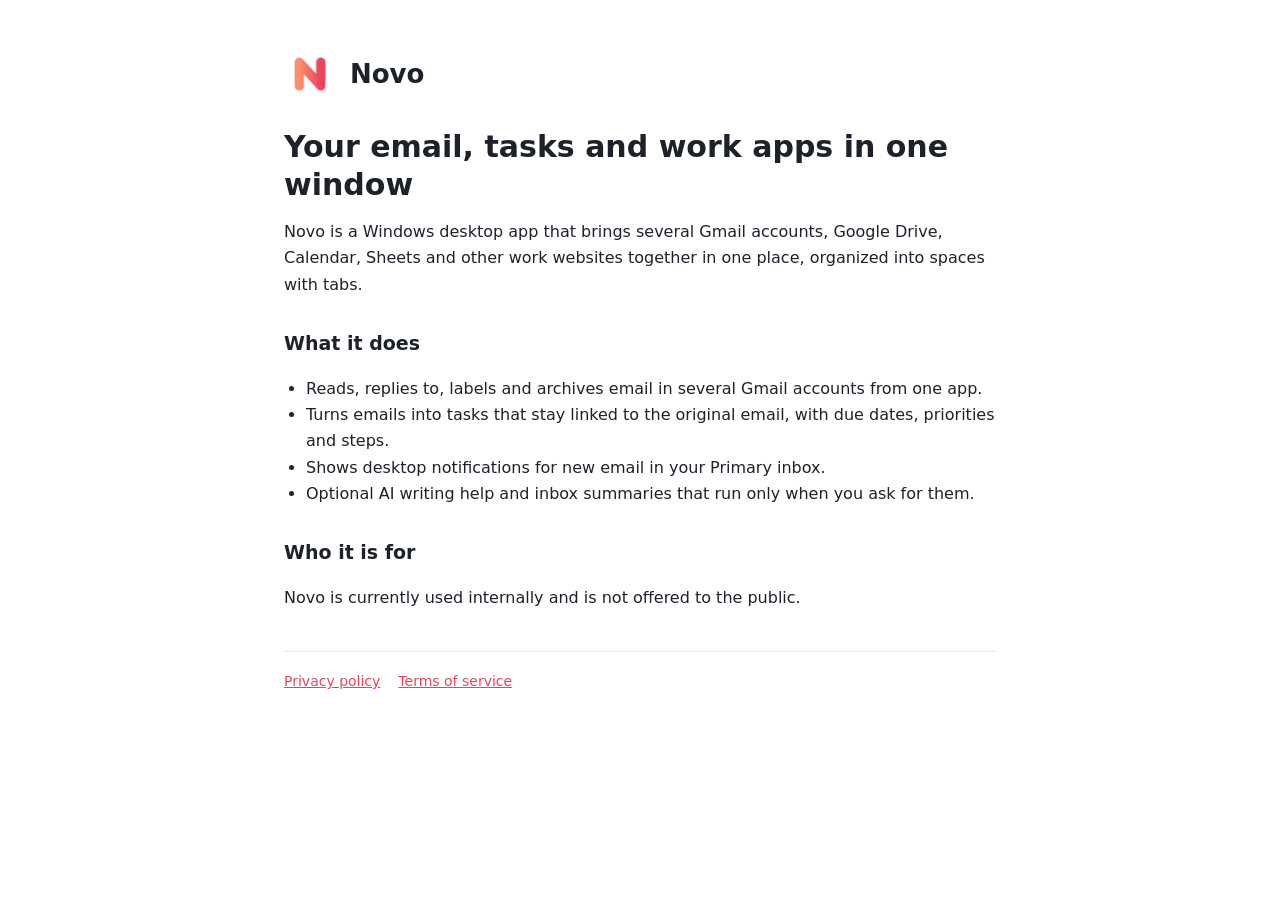
<file: index.html>
<!doctype html>
<html lang="en">
<head>
<meta charset="utf-8">
<meta name="viewport" content="width=device-width, initial-scale=1">
<title>Novo: email, tasks and apps in one window</title>
<link rel="icon" href="novo-icon.png">
<link rel="stylesheet" href="style.css">
</head>
<body>
<main>
  <header><img src="novo-icon.png" alt=""><a href="./">Novo</a></header>
  <h1>Your email, tasks and work apps in one window</h1>
  <p>Novo is a Windows desktop app that brings several Gmail accounts, Google Drive, Calendar, Sheets and other work websites together in one place, organized into spaces with tabs.</p>
  <h2>What it does</h2>
  <ul>
    <li>Reads, replies to, labels and archives email in several Gmail accounts from one app.</li>
    <li>Turns emails into tasks that stay linked to the original email, with due dates, priorities and steps.</li>
    <li>Shows desktop notifications for new email in your Primary inbox.</li>
    <li>Optional AI writing help and inbox summaries that run only when you ask for them.</li>
  </ul>
  <h2>Who it is for</h2>
  <p>Novo is currently used internally and is not offered to the public.</p>
  <nav><a href="privacy.html">Privacy policy</a><a href="terms.html">Terms of service</a></nav>
</main>
</body>
</html>
</file>
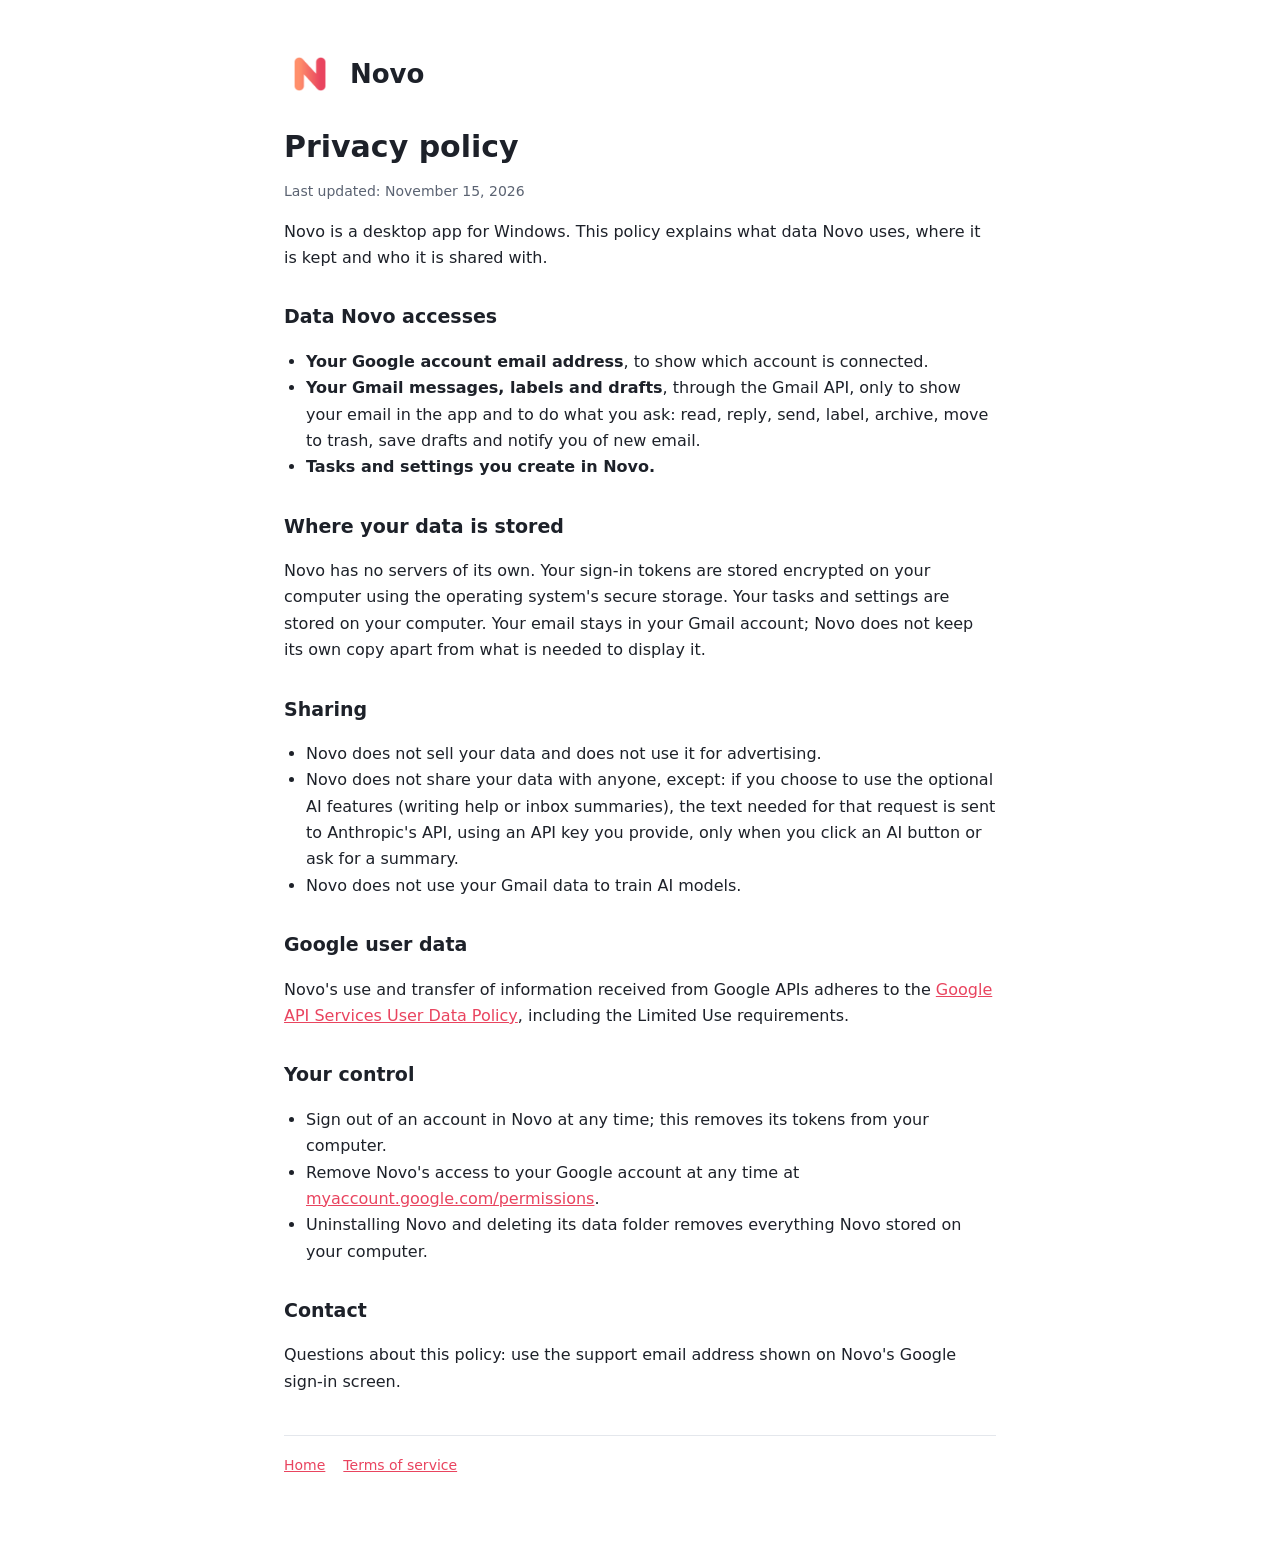
<file: privacy.html>
<!doctype html>
<html lang="en">
<head>
<meta charset="utf-8">
<meta name="viewport" content="width=device-width, initial-scale=1">
<title>Novo privacy policy</title>
<link rel="icon" href="novo-icon.png">
<link rel="stylesheet" href="style.css">
</head>
<body>
<main>
  <header><img src="novo-icon.png" alt=""><a href="./">Novo</a></header>
  <h1>Privacy policy</h1>
  <p class="muted">Last updated: November 15, 2026</p>

  <p>Novo is a desktop app for Windows. This policy explains what data Novo uses, where it is kept and who it is shared with.</p>

  <h2>Data Novo accesses</h2>
  <ul>
    <li><strong>Your Google account email address</strong>, to show which account is connected.</li>
    <li><strong>Your Gmail messages, labels and drafts</strong>, through the Gmail API, only to show your email in the app and to do what you ask: read, reply, send, label, archive, move to trash, save drafts and notify you of new email.</li>
    <li><strong>Tasks and settings you create in Novo.</strong></li>
  </ul>

  <h2>Where your data is stored</h2>
  <p>Novo has no servers of its own. Your sign-in tokens are stored encrypted on your computer using the operating system's secure storage. Your tasks and settings are stored on your computer. Your email stays in your Gmail account; Novo does not keep its own copy apart from what is needed to display it.</p>

  <h2>Sharing</h2>
  <ul>
    <li>Novo does not sell your data and does not use it for advertising.</li>
    <li>Novo does not share your data with anyone, except: if you choose to use the optional AI features (writing help or inbox summaries), the text needed for that request is sent to Anthropic's API, using an API key you provide, only when you click an AI button or ask for a summary.</li>
    <li>Novo does not use your Gmail data to train AI models.</li>
  </ul>

  <h2>Google user data</h2>
  <p>Novo's use and transfer of information received from Google APIs adheres to the <a href="https://developers.google.com/terms/api-services-user-data-policy">Google API Services User Data Policy</a>, including the Limited Use requirements.</p>

  <h2>Your control</h2>
  <ul>
    <li>Sign out of an account in Novo at any time; this removes its tokens from your computer.</li>
    <li>Remove Novo's access to your Google account at any time at <a href="https://myaccount.google.com/permissions">myaccount.google.com/permissions</a>.</li>
    <li>Uninstalling Novo and deleting its data folder removes everything Novo stored on your computer.</li>
  </ul>

  <h2>Contact</h2>
  <p>Questions about this policy: use the support email address shown on Novo's Google sign-in screen.</p>

  <nav><a href="./">Home</a><a href="terms.html">Terms of service</a></nav>
</main>
</body>
</html>
</file>
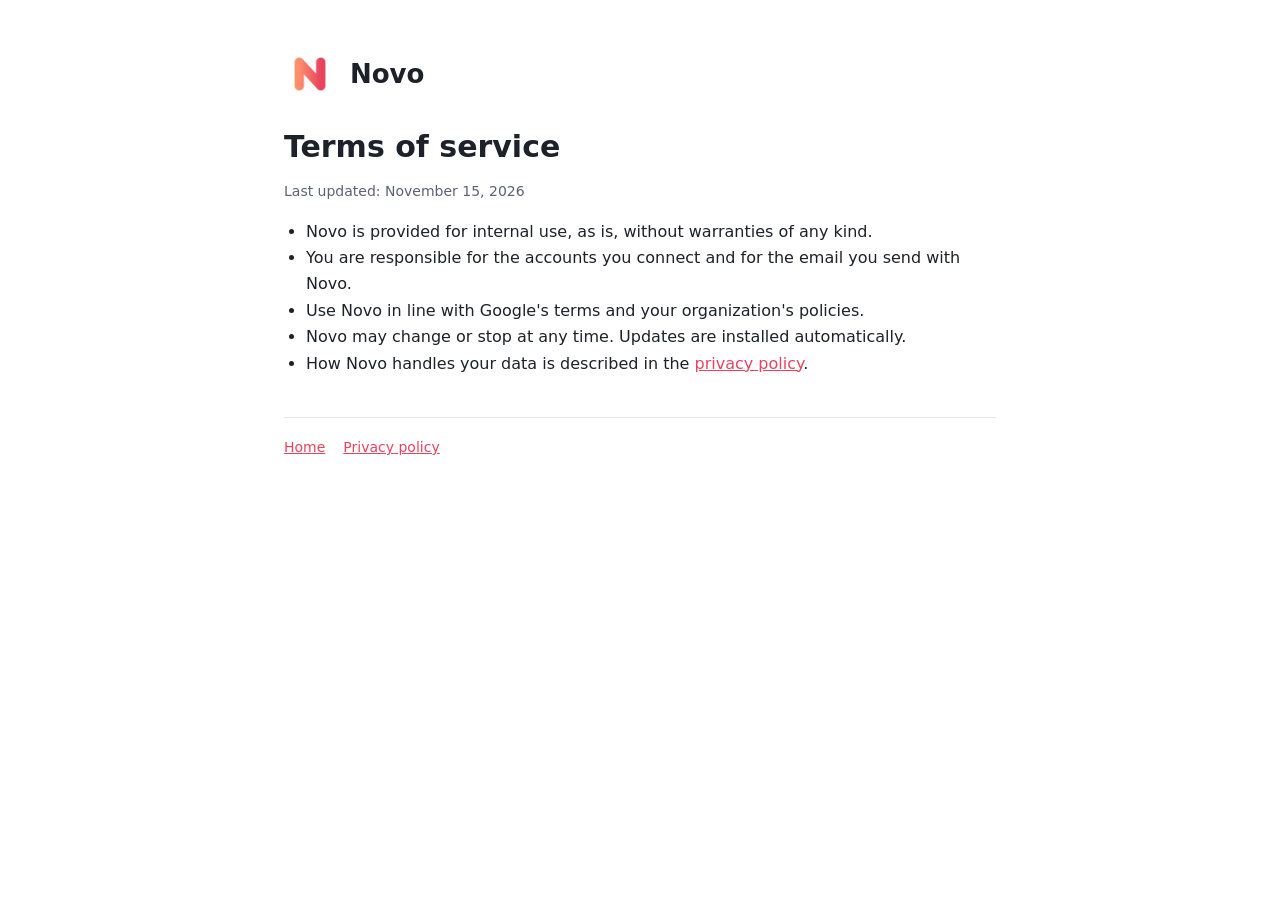
<file: terms.html>
<!doctype html>
<html lang="en">
<head>
<meta charset="utf-8">
<meta name="viewport" content="width=device-width, initial-scale=1">
<title>Novo terms of service</title>
<link rel="icon" href="novo-icon.png">
<link rel="stylesheet" href="style.css">
</head>
<body>
<main>
  <header><img src="novo-icon.png" alt=""><a href="./">Novo</a></header>
  <h1>Terms of service</h1>
  <p class="muted">Last updated: November 15, 2026</p>
  <ul>
    <li>Novo is provided for internal use, as is, without warranties of any kind.</li>
    <li>You are responsible for the accounts you connect and for the email you send with Novo.</li>
    <li>Use Novo in line with Google's terms and your organization's policies.</li>
    <li>Novo may change or stop at any time. Updates are installed automatically.</li>
    <li>How Novo handles your data is described in the <a href="privacy.html">privacy policy</a>.</li>
  </ul>
  <nav><a href="./">Home</a><a href="privacy.html">Privacy policy</a></nav>
</main>
</body>
</html>
</file>
<file: style.css>
:root { color-scheme: light dark; --fg: #1d2129; --muted: #5b6372; --bg: #ffffff; --line: #e4e7ec; --accent: #e9445f; }
@media (prefers-color-scheme: dark) { :root { --fg: #e7e9ee; --muted: #9aa1b0; --bg: #0f1115; --line: #23272f; } }
* { box-sizing: border-box; }
body { margin: 0; background: var(--bg); color: var(--fg); font: 16px/1.65 "Segoe UI", system-ui, -apple-system, sans-serif; }
main { max-width: 760px; margin: 0 auto; padding: 48px 24px 64px; }
header { display: flex; align-items: center; gap: 14px; margin-bottom: 28px; }
header img { width: 52px; height: 52px; border-radius: 14px; }
header a { color: inherit; text-decoration: none; font-size: 26px; font-weight: 700; }
h1 { font-size: 30px; line-height: 1.25; margin: 0 0 10px; }
h2 { font-size: 19px; margin: 30px 0 8px; }
p, li { color: var(--fg); }
.muted { color: var(--muted); font-size: 14px; }
a { color: var(--accent); }
nav { display: flex; gap: 18px; margin-top: 40px; padding-top: 18px; border-top: 1px solid var(--line); font-size: 14px; }
ul { padding-left: 22px; }
</file>
